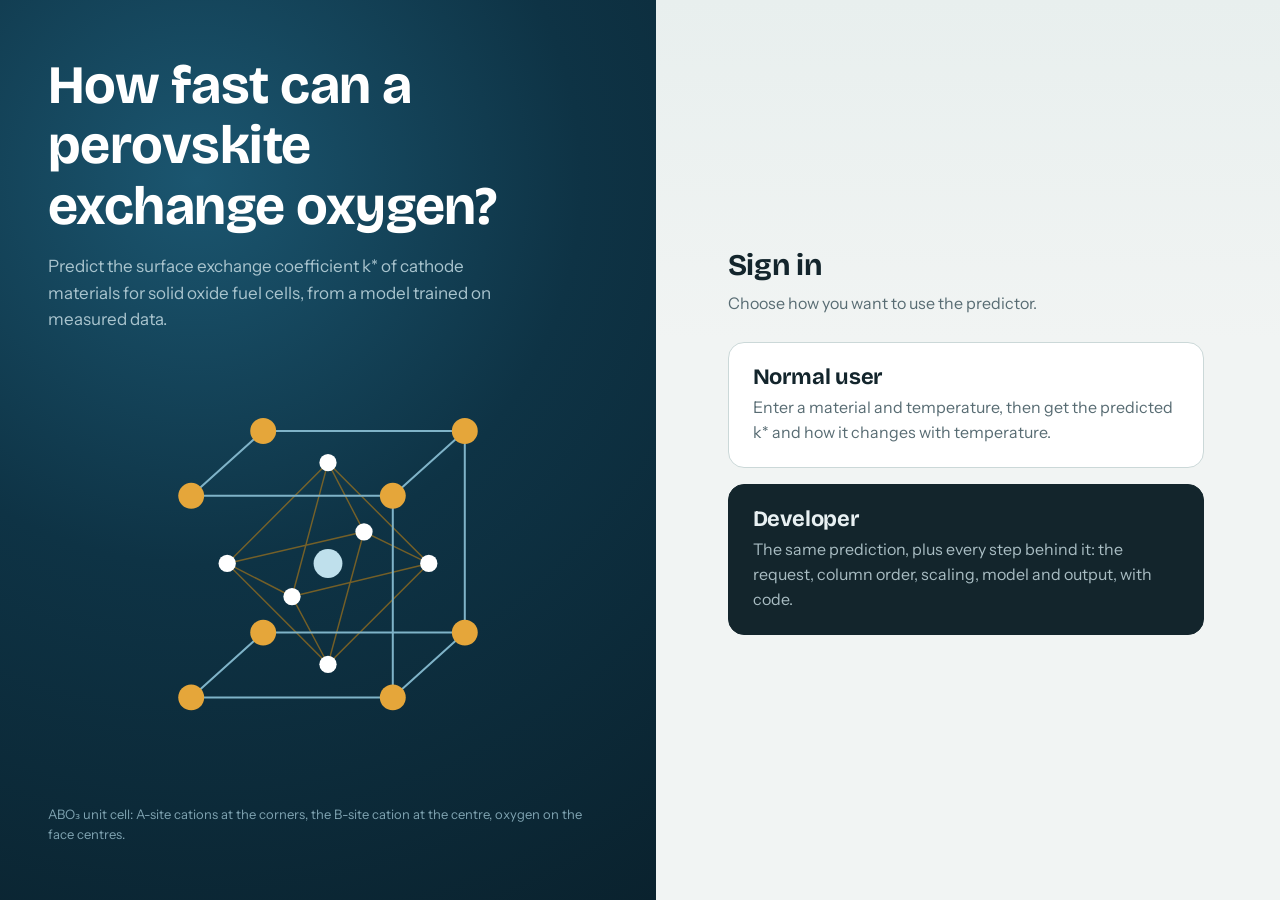
<file: static/index.html>
<!doctype html>
<html lang="en"><head><meta charset="utf-8"><meta name="viewport" content="width=device-width, initial-scale=1">
<title>Sign in | k* predictor</title>
<link href="https://fonts.googleapis.com/css2?family=Bricolage+Grotesque:opsz,wght@12..96,500;12..96,700&family=Instrument+Sans:wght@400;500;600&family=IBM+Plex+Mono:wght@400;500&display=swap" rel="stylesheet">
<link rel="stylesheet" href="style.css"></head>
<body>
<div class="hero">
  <section class="hero-art">
    <div>
      <h1>How fast can a perovskite exchange oxygen?</h1>
      <p>Predict the surface exchange coefficient k* of cathode materials for solid oxide fuel cells, from a model trained on measured data.</p>
    </div>
    <svg class="cell" viewBox="30 20 250 240" role="img" aria-label="ABO3 perovskite unit cell">
      <g class="oct"><path d="M155 67 L130 160 L85 137 Z M155 67 L130 160 L225 137 Z M155 207 L130 160 L85 137 Z M155 207 L130 160 L225 137 Z M155 67 L180 115 L85 137 Z M155 67 L180 115 L225 137 Z M155 207 L180 115 L85 137 Z M155 207 L180 115 L225 137 Z"/></g>
      <path class="edge" d="M60 90H200V230H60Z M110 45H250V185H110Z M60 90L110 45 M200 90L250 45 M200 230L250 185 M60 230L110 185"/>
      <g class="a"><circle cx="60" cy="90" r="9"/><circle cx="200" cy="90" r="9"/><circle cx="200" cy="230" r="9"/><circle cx="60" cy="230" r="9"/><circle cx="110" cy="45" r="9"/><circle cx="250" cy="45" r="9"/><circle cx="250" cy="185" r="9"/><circle cx="110" cy="185" r="9"/></g>
      <circle class="b" cx="155" cy="137" r="10"/>
      <g class="o"><circle cx="130" cy="160" r="6"/><circle cx="180" cy="115" r="6"/><circle cx="85" cy="137" r="6"/><circle cx="225" cy="137" r="6"/><circle cx="155" cy="67" r="6"/><circle cx="155" cy="207" r="6"/></g>
    </svg>
    <small>ABO&#8323; unit cell: A-site cations at the corners, the B-site cation at the centre, oxygen on the face centres.</small>
  </section>
  <section class="hero-form">
    <h2>Sign in</h2>
    <p class="sub">Choose how you want to use the predictor.</p>
    <button class="role-card" id="pick-user"><h3>Normal user</h3><p>Enter a material and temperature, then get the predicted k* and how it changes with temperature.</p></button>
    <button class="role-card dev" id="pick-dev"><h3>Developer</h3><p>The same prediction, plus every step behind it: the request, column order, scaling, model and output, with code.</p></button>
  </section>
</div>
<script>
  const go = role => { try { localStorage.setItem("kstar-role", role); } catch {} location.href = "predict.html"; };
  document.getElementById("pick-user").onclick = () => go("user");
  document.getElementById("pick-dev").onclick = () => go("dev");
</script></body></html>
</file>
<file: static/style.css>
:root{
  --paper:#F1F4F3; --card:#FFFFFF; --ink:#13252C; --muted:#586C73; --line:#CBD8D8;
  --glaze:#1D5C78; --glaze-soft:#DCEAF0; --signal:#C98512; --err:#B3402F; --ok:#2F7D5B;
  --display:"Bricolage Grotesque","Segoe UI",system-ui,sans-serif;
  --body:"Instrument Sans","Segoe UI",system-ui,sans-serif;
  --mono:"IBM Plex Mono",ui-monospace,Menlo,Consolas,monospace;
}
*{box-sizing:border-box}
html{scroll-padding-top:72px}
body{margin:0;background:var(--paper);color:var(--ink);font:400 16px/1.55 var(--body)}
h1,h2,h3{font-family:var(--display);line-height:1.12;margin:0;font-weight:700;letter-spacing:-.01em}
p{margin:0}
button,input,select{font:inherit;color:inherit}
:focus-visible{outline:3px solid var(--glaze);outline-offset:2px}
.wrap{max-width:1180px;margin:0 auto;padding:0 24px}
[hidden]{display:none!important}

/* header */
header.top{position:sticky;top:0;z-index:5;background:rgba(241,244,243,.94);backdrop-filter:blur(6px);border-bottom:1px solid var(--line)}
header.top .wrap{display:flex;align-items:center;gap:20px;min-height:60px;flex-wrap:wrap}
.brand{font:700 20px var(--display);letter-spacing:-.01em;margin-right:auto}
.brand i{font-style:normal;color:var(--glaze)}
.tabs,.seg{display:inline-flex;border:1px solid var(--line);border-radius:8px;background:var(--card);padding:3px;gap:2px}
.tabs button,.seg button{border:0;background:transparent;padding:6px 14px;border-radius:6px;cursor:pointer;font-weight:500;color:var(--muted)}
.tabs button[aria-selected="true"],.seg button[aria-pressed="true"]{background:var(--glaze);color:#fff}

/* chooser */
.chooser{padding:72px 0 80px}
.chooser h1{font-size:clamp(34px,5vw,56px);max-width:15ch}
.chooser .lede{max-width:52ch;margin-top:18px;color:var(--muted);font-size:18px}
.choices{display:grid;grid-template-columns:repeat(auto-fit,minmax(280px,1fr));gap:20px;margin-top:44px;max-width:820px}
.choice{text-align:left;background:var(--card);border:1.5px solid var(--line);border-radius:14px;padding:26px;cursor:pointer;transition:border-color .15s,transform .15s}
.choice:hover{border-color:var(--glaze);transform:translateY(-2px)}
.choice h2{font-size:24px}
.choice p{margin-top:10px;color:var(--muted)}
.choice.dev{background:var(--ink);color:#E8F0F2;border-color:var(--ink)}
.choice.dev p{color:#A9BDC3}
.choice.dev:hover{border-color:#7FB3C8}
.choice .code{margin-top:18px;font:400 13px/1.5 var(--mono);color:#7FB3C8}

/* app layout */
main{padding:32px 0 80px}
.intro{margin-bottom:26px}
.intro h1{font-size:clamp(28px,3.4vw,40px);max-width:24ch}
.intro p{color:var(--muted);margin-top:10px;max-width:62ch}
.layout{display:grid;grid-template-columns:minmax(0,5fr) minmax(0,6fr);gap:28px;align-items:start}
@media (max-width:900px){.layout{grid-template-columns:1fr}}
.panel{background:var(--card);border:1px solid var(--line);border-radius:12px;padding:22px}
.panel h2{font-size:19px;margin-bottom:4px}
.panel .sub{color:var(--muted);font-size:14px}

/* form */
fieldset{border:0;border-top:1px solid var(--line);margin:18px 0 0;padding:14px 0 0}
legend{font:600 14px var(--body);padding:0 8px 0 0;color:var(--glaze)}
.fields{display:grid;grid-template-columns:repeat(auto-fill,minmax(150px,1fr));gap:12px 14px}
.field label{display:block;font-size:13px;font-weight:600;margin-bottom:3px;word-break:break-word}
.field input{width:100%;border:1px solid var(--line);border-radius:7px;padding:7px 9px;background:#FBFCFC;font-family:var(--mono);font-size:14px}
.field input:focus{border-color:var(--glaze)}
.field small{display:block;color:var(--muted);font-size:12px;line-height:1.35;margin-top:3px}
.field.bad input{border-color:var(--err)}
.actions{display:flex;gap:12px;align-items:center;margin-top:22px;flex-wrap:wrap}
.btn{border:0;border-radius:8px;padding:11px 20px;font-weight:600;cursor:pointer}
.btn.primary{background:var(--glaze);color:#fff}
.btn.primary:disabled{opacity:.6;cursor:progress}
.btn.ghost{background:transparent;border:1px solid var(--line);color:var(--ink)}
.msg{margin-top:14px;padding:10px 12px;border-radius:8px;font-size:14px;background:#FBEDEA;color:#7A2A1D;border:1px solid #EBC3BB}
.modelpick{display:flex;align-items:center;gap:10px;margin-top:16px;font-size:14px}
.modelpick select{border:1px solid var(--line);border-radius:7px;padding:5px 8px;background:#fff}

/* result */
.empty{color:var(--muted);padding:34px 4px}
.empty strong{display:block;color:var(--ink);font:700 20px var(--display);margin-bottom:6px}
.big{font:700 clamp(40px,6vw,68px)/1 var(--display);letter-spacing:-.02em;margin-top:6px}
.big sup{font-size:.5em}
.kicker{color:var(--muted);font-size:14px}
.plain{margin-top:12px;max-width:52ch}
.scale{margin:26px 0 8px}
.scale .track{position:relative;height:10px;border-radius:5px;background:linear-gradient(90deg,#DCE6E8,#8FB9CB,#1D5C78)}
.scale .pin{position:absolute;top:-7px;width:4px;height:24px;border-radius:2px;background:var(--signal);transform:translateX(-50%);box-shadow:0 0 0 3px #fff;transition:left .5s}
.scale .ends{display:flex;justify-content:space-between;font-size:13px;color:var(--muted);margin-top:8px}
.chart{margin-top:26px}
.chart h3{font-size:16px}
.chart svg{width:100%;height:auto;display:block;margin-top:8px}
.chart .note{font-size:13px;color:var(--muted);margin-top:4px}
.caveat{margin-top:20px;font-size:13px;color:var(--muted);border-top:1px solid var(--line);padding-top:12px}

/* developer */
.dev-only{display:none}
body[data-mode="dev"] .dev-only{display:revert}
body[data-mode="dev"] .modelpick.dev-only{display:flex}
body[data-mode="dev"] .explorer-only{display:none}
.flow{margin-top:28px}
.flow h2{font-size:22px}
.stage{position:relative;margin:16px 0 0 18px;padding:0 0 0 26px;border-left:2px solid var(--line)}
.stage::before{content:"";position:absolute;left:-8px;top:6px;width:14px;height:14px;border-radius:50%;background:var(--paper);border:2px solid var(--line);transition:background .3s,border-color .3s}
.stage.done{border-left-color:var(--glaze)}
.stage.done::before{background:var(--glaze);border-color:var(--glaze)}
.stage summary{cursor:pointer;font:700 16px var(--display);list-style:none;padding:2px 0}
.stage summary::-webkit-details-marker{display:none}
.stage summary span{font:400 14px var(--body);color:var(--muted);margin-left:8px}
.stage .body{padding:10px 0 6px}
pre{margin:8px 0 0;background:#0F1F25;color:#D8E6EA;border-radius:9px;padding:12px 14px;font:400 12.5px/1.55 var(--mono);overflow:auto;max-height:340px}
.cols{display:grid;grid-template-columns:repeat(auto-fit,minmax(300px,1fr));gap:14px}
.cols h4{margin:0;font-size:12px;color:var(--muted);font-weight:600}
.bars{margin-top:8px;font:400 12.5px var(--mono)}
.bar{display:grid;grid-template-columns:150px 1fr 56px;gap:8px;align-items:center;margin:3px 0}
.bar .nm{overflow:hidden;text-overflow:ellipsis;white-space:nowrap}
.bar .tr{position:relative;height:10px;background:#EDF2F2;border-radius:3px}
.bar .fill{position:absolute;top:0;bottom:0;border-radius:3px}
.bar .zero{position:absolute;left:50%;top:-2px;bottom:-2px;width:1px;background:var(--muted)}
.bar .num{text-align:right;color:var(--muted)}
.kv{display:flex;flex-wrap:wrap;gap:6px 18px;font:400 13px var(--mono);color:var(--muted);margin-top:8px}
.kv b{color:var(--ink);font-weight:500}

/* research */
.papers{display:grid;grid-template-columns:repeat(auto-fit,minmax(340px,1fr));gap:22px;margin-top:22px}
.paper h2{font-size:20px}
.paper .meta{font-size:13px;color:var(--muted);margin:6px 0 14px}
.paper ul{margin:0;padding-left:18px}
.paper li{margin:6px 0}
.map{margin-top:34px}
.map h2{font-size:22px}
.map table{width:100%;border-collapse:collapse;margin-top:14px;background:var(--card);border:1px solid var(--line);border-radius:10px;overflow:hidden;font-size:15px}
.map th,.map td{text-align:left;padding:11px 14px;border-bottom:1px solid var(--line);vertical-align:top}
.map th{background:var(--glaze-soft);font-weight:600;font-size:14px}
.map tr:last-child td{border-bottom:0}
@media (prefers-reduced-motion:reduce){*{transition:none!important}}

/* ---- v2 look ---- */
body{background:linear-gradient(180deg,#E8EFEE 0,var(--paper) 340px)}
header.top{background:rgba(255,255,255,.88);box-shadow:0 1px 0 var(--line),0 6px 20px -14px rgba(19,37,44,.5)}
.brand{display:flex;align-items:center;gap:10px;color:var(--ink);text-decoration:none}
.brand svg{width:26px;height:26px}
.nav{display:flex;gap:4px}
.nav a{padding:7px 14px;border-radius:8px;text-decoration:none;color:var(--muted);font-weight:500}
.nav a:hover{background:var(--glaze-soft);color:var(--glaze)}
.nav a[aria-current="page"]{background:var(--glaze);color:#fff}
.role{display:inline-flex;align-items:center;gap:8px;font-size:14px;color:var(--muted)}
.role b{background:var(--glaze-soft);color:var(--glaze);border-radius:99px;padding:3px 12px;font-weight:600}
body[data-mode="dev"] .role b{background:var(--ink);color:#BFE0EC}
.role a{color:var(--glaze);font-weight:500}
.panel{border-radius:16px;box-shadow:0 18px 40px -28px rgba(19,37,44,.45)}
.btn.primary,.btn{border-radius:10px}
.btn.primary{background:linear-gradient(135deg,#1D5C78,#17475D);box-shadow:0 8px 18px -10px #1D5C78}
.big{font-family:var(--display);font-size:clamp(40px,6vw,64px);color:var(--glaze)}
.crumbs{display:flex;gap:10px;align-items:center;margin-bottom:18px;font-size:14px;color:var(--muted)}
.crumbs a{color:var(--glaze);font-weight:500}
.hero{min-height:100vh;display:grid;grid-template-columns:minmax(0,1.05fr) minmax(0,1fr)}
@media (max-width:860px){.hero{grid-template-columns:1fr}}
.hero-art{background:radial-gradient(circle at 30% 20%,#1B5670 0,#0E3345 45%,#0A222E 100%);color:#E8F0F2;padding:56px 48px;display:flex;flex-direction:column;justify-content:space-between;gap:28px}
.hero-art h1{font-size:clamp(34px,4.4vw,54px);max-width:14ch;color:#fff}
.hero-art p{color:#A9C4CE;max-width:44ch;margin-top:16px;font-size:17px}
.cell{width:min(100%,360px);align-self:center}
.cell .edge{stroke:#7FB3C8;stroke-width:1.4;fill:none;stroke-dasharray:420;stroke-dashoffset:420;animation:draw 1.6s ease-out forwards}
.cell .oct{stroke:#C98512;stroke-opacity:.55;stroke-width:1;fill:none}
.cell .a{fill:#E5A63A}.cell .b{fill:#BFE0EC}.cell .o{fill:#fff;opacity:0;animation:pop .5s ease-out 1.2s forwards}
@keyframes draw{to{stroke-dashoffset:0}}@keyframes pop{to{opacity:1}}
@media (prefers-reduced-motion:reduce){.cell .edge{animation:none;stroke-dashoffset:0}.cell .o{animation:none;opacity:1}}
.hero-art small{color:#7FA3B1;font-size:13px}
.hero-form{display:flex;flex-direction:column;justify-content:center;padding:56px clamp(24px,6vw,72px);max-width:620px}
.hero-form h2{font-size:30px}
.hero-form .sub{margin:8px 0 26px;color:var(--muted)}
.role-card{display:block;width:100%;text-align:left;background:var(--card);border:1.5px solid var(--line);border-radius:16px;padding:22px 24px;margin-bottom:16px;cursor:pointer;transition:border-color .15s,box-shadow .15s}
.role-card:hover{border-color:var(--glaze);box-shadow:0 14px 30px -20px #1D5C78}
.role-card h3{font-size:22px}.role-card p{color:var(--muted);margin-top:6px}
.role-card.dev{background:var(--ink);border-color:var(--ink);color:#E8F0F2}.role-card.dev p{color:#A9BDC3}
.role-card.dev:hover{border-color:#7FB3C8}

/* ---- toasts, bars, tables ---- */
#toasts{position:fixed;right:16px;bottom:16px;display:grid;gap:8px;z-index:50;max-width:min(360px,calc(100vw - 32px))}
.toast{background:var(--ink);color:#fff;padding:12px 16px;border-radius:10px;box-shadow:0 10px 24px -12px #000;font-size:14px}
.toast.error{background:#8F2D2D}.toast.ok{background:#2F6B4F}
.hb{display:grid;grid-template-columns:84px 1fr 34px;gap:8px;align-items:center;margin:5px 0;font-size:13px}
.hb i{display:block;height:12px;background:var(--glaze);border-radius:6px;min-width:2px}.hb b{text-align:right;font-weight:500}
.grid2{display:grid;grid-template-columns:repeat(auto-fit,minmax(260px,1fr));gap:20px}
.kpis{display:grid;grid-template-columns:repeat(auto-fit,minmax(130px,1fr));gap:12px;margin-bottom:18px}
.kpi{background:var(--glaze-soft);border-radius:12px;padding:12px 14px}.kpi b{display:block;font-size:22px;font-family:var(--display);color:var(--glaze)}.kpi span{font-size:13px;color:var(--muted)}
.tablewrap{overflow-x:auto}table.t{border-collapse:collapse;width:100%;font-size:14px}table.t th,table.t td{padding:8px 10px;border-bottom:1px solid var(--line);text-align:left;white-space:nowrap}
.stack{display:grid;gap:22px;max-width:980px}
@media (max-width:640px){.wrap{padding-left:16px;padding-right:16px}header.top .wrap{flex-wrap:wrap;gap:8px}.nav{order:3;width:100%;overflow-x:auto}.big{font-size:40px}.btn{min-height:44px}input,select{font-size:16px}}
</file>
